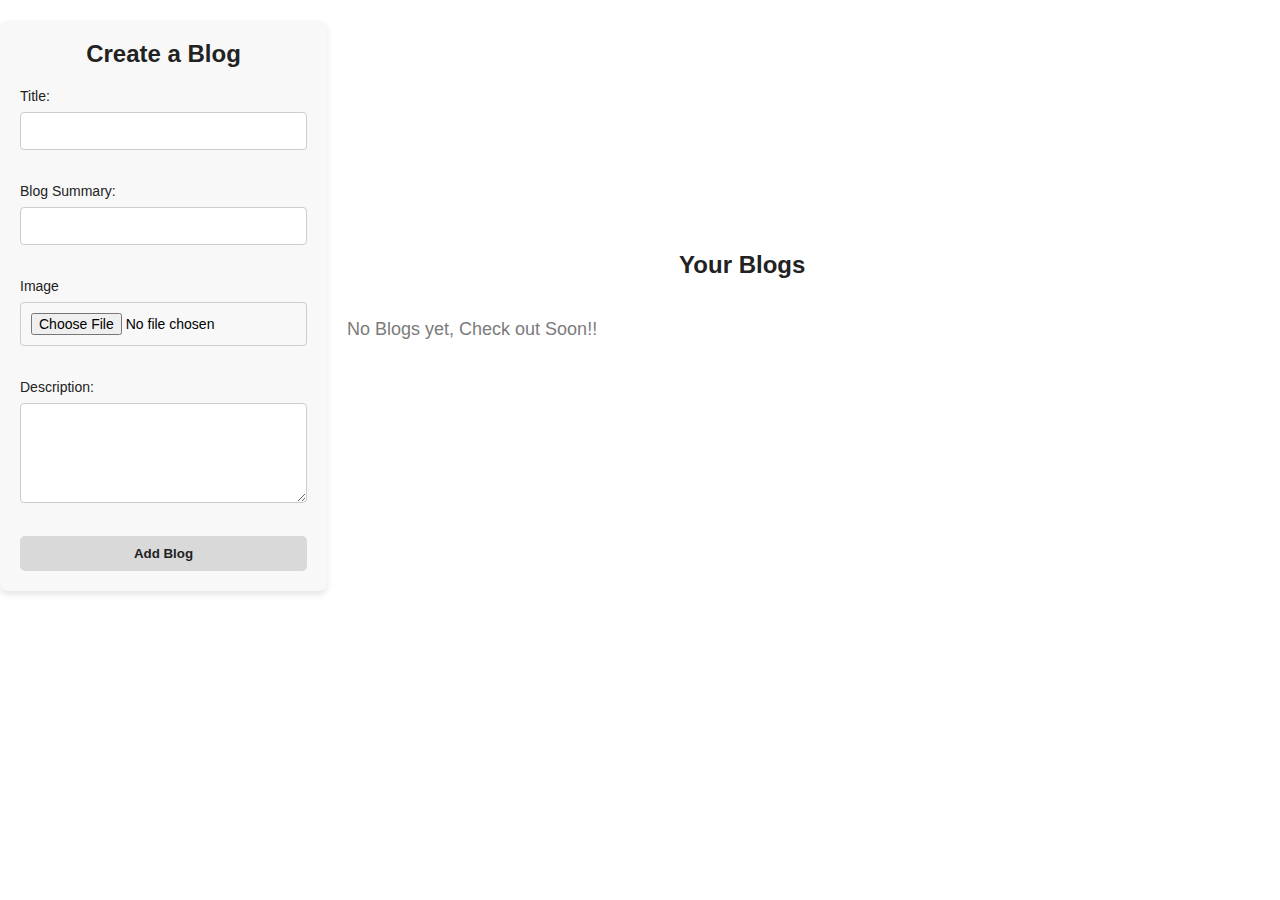
<file: blog_dashboard.html>
<html lang="en">

<head>
    <meta charset="UTF-8">
    <meta name="viewport" content="width=device-width, initial-scale=1.0">
    <title>Blog Dashboard</title>
    <link rel="stylesheet" href="assets/css/blog_dash.css">
</head>

<body>
    <section class="dashboard">
        <h1>Your Blogs</h1>
        <div class="blogs">
        </div>
    </section>
    <section class="form">
        <form action="">
            <h1>Create a Blog</h1>
            <label for="title">Title:</label>
            <input type="text" id="title" name="title" required><br><br>
            <label for="title">Blog Summary:</label>
            <input type="text" id="summary" name="summary" required><br><br>
            <label for="image">Image</label>
            <input type="file" id="image" name="image"><br><br>
            <label for="desc">Description:</label>
            <textarea id="desc" name="desc" required></textarea><br><br>
            <button id="submit" type="submit">Add Blog</button>
        </form>
    </section>

    <script src="assets/js/blog_dash.js"></script>
</body>

</html>
</file>
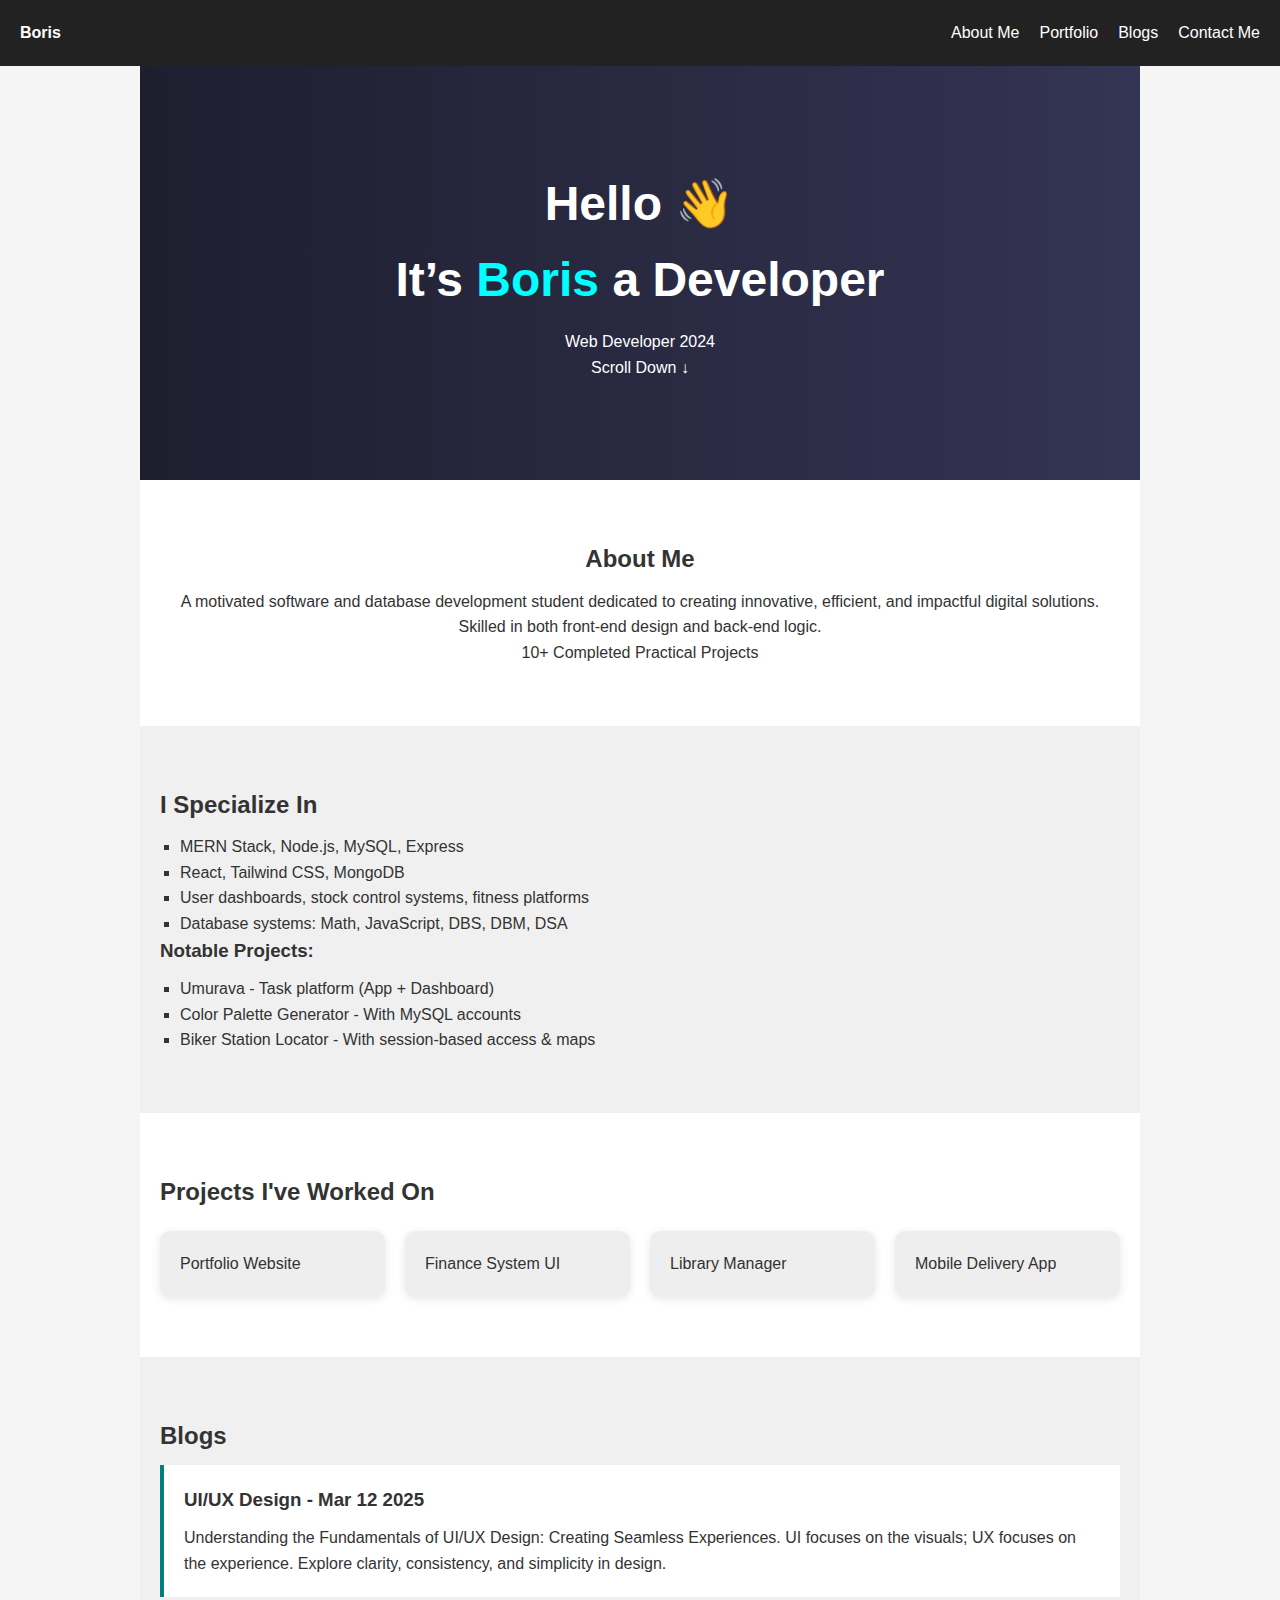
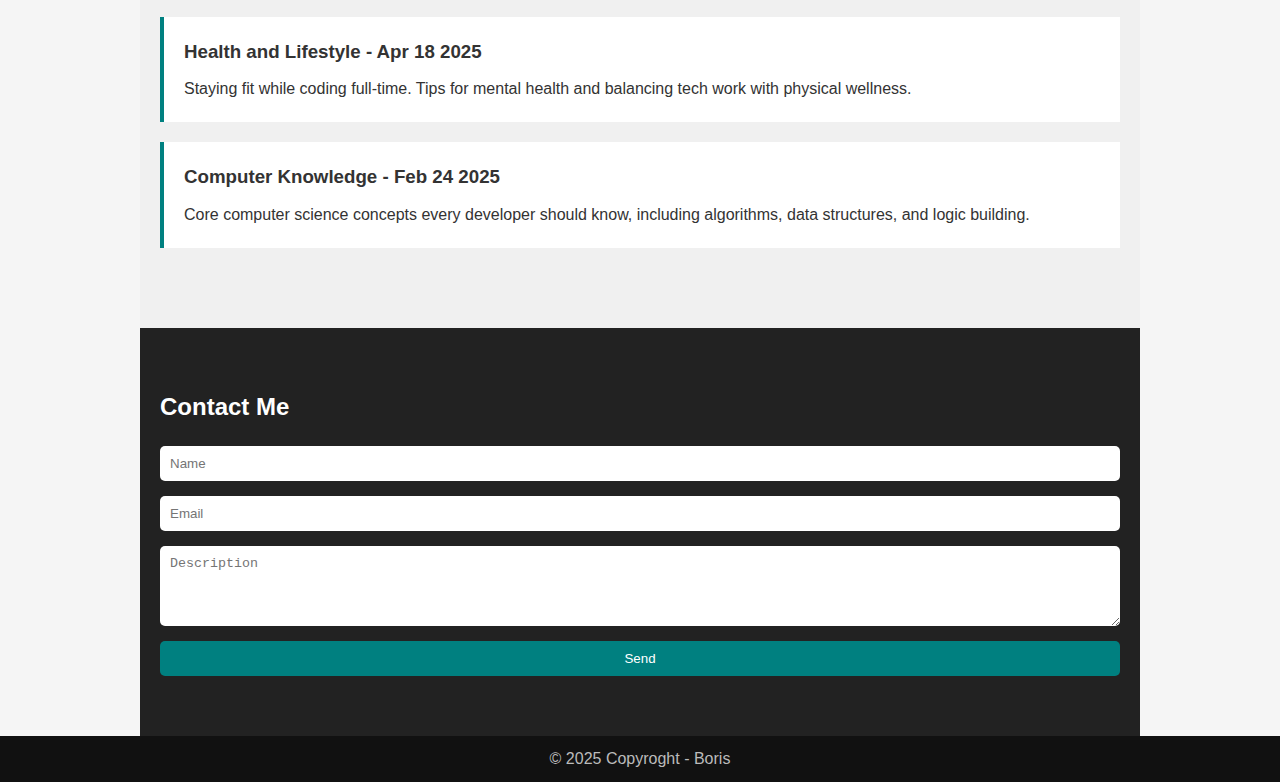
<file: test.html>
<!DOCTYPE html>
<html lang="en">
<head>
  <meta charset="UTF-8" />
  <meta name="viewport" content="width=device-width, initial-scale=1.0"/>
  <title>Boris Portfolio</title>
  <style>
    /* Basic Reset & Typography */
    * { margin: 0; padding: 0; box-sizing: border-box; }
    body {
      font-family: 'Segoe UI', sans-serif;
      line-height: 1.6;
      background: #f5f5f5;
      color: #333;
    }
    a { text-decoration: none; color: inherit; }
    h1, h2, h3 { margin-bottom: 10px; }
    section { padding: 60px 20px; max-width: 1000px; margin: auto; }

    /* Navigation */
    nav {
      background: #222;
      color: #fff;
      padding: 20px;
      display: flex;
      justify-content: space-between;
      align-items: center;
      position: sticky;
      top: 0;
      z-index: 100;
    }
    nav ul {
      display: flex;
      list-style: none;
      gap: 20px;
    }
    nav ul li a { color: #fff; }

    /* Hero Section */
    .hero {
      background: linear-gradient(to right, #1e1e2f, #343454);
      color: #fff;
      text-align: center;
      padding: 100px 20px;
    }
    .hero h1 {
      font-size: 3rem;
      margin-bottom: 10px;
    }
    .hero span {
      font-weight: bold;
      color: #00ffff;
    }

    /* About */
    .about {
      background: #fff;
      text-align: center;
    }

    /* Skills */
    .skills {
      background: #f0f0f0;
    }

    .skills ul {
      list-style: square;
      margin-left: 20px;
    }

    /* Projects */
    .projects {
      background: #fff;
    }

    .projects-grid {
      display: grid;
      grid-template-columns: repeat(auto-fit, minmax(220px, 1fr));
      gap: 20px;
      margin-top: 20px;
    }

    .project-card {
      padding: 20px;
      background: #eee;
      border-radius: 10px;
      box-shadow: 0 2px 8px rgba(0,0,0,0.1);
    }

    /* Blogs */
    .blogs {
      background: #f0f0f0;
    }

    .blog-post {
      background: #fff;
      padding: 20px;
      margin-bottom: 20px;
      border-left: 4px solid teal;
    }

    /* Contact */
    .contact {
      background: #222;
      color: #fff;
    }
    .contact form {
      display: grid;
      gap: 15px;
      margin-top: 20px;
    }
    .contact input, .contact textarea {
      padding: 10px;
      border-radius: 5px;
      border: none;
    }
    .contact button {
      padding: 10px;
      background: teal;
      color: white;
      border: none;
      cursor: pointer;
      border-radius: 5px;
    }

    /* Footer */
    footer {
      text-align: center;
      padding: 10px;
      background: #111;
      color: #bbb;
    }
  </style>
</head>
<body>

  <!-- Navigation -->
  <nav>
    <div><strong>Boris</strong></div>
    <ul>
      <li><a href="#about">About Me</a></li>
      <li><a href="#projects">Portfolio</a></li>
      <li><a href="#blogs">Blogs</a></li>
      <li><a href="#contact">Contact Me</a></li>
    </ul>
  </nav>

  <!-- Hero Section -->
  <section class="hero">
    <h1>Hello 👋<br>It’s <span>Boris</span> a Developer</h1>
    <p>Web Developer 2024</p>
    <p>Scroll Down ↓</p>
  </section>

  <!-- About Section -->
  <section class="about" id="about">
    <h2>About Me</h2>
    <p>A motivated software and database development student dedicated to creating innovative, efficient, and impactful digital solutions. Skilled in both front-end design and back-end logic.</p>
    <p>10+ Completed Practical Projects</p>
  </section>

  <!-- Skills Section -->
  <section class="skills">
    <h2>I Specialize In</h2>
    <ul>
      <li>MERN Stack, Node.js, MySQL, Express</li>
      <li>React, Tailwind CSS, MongoDB</li>
      <li>User dashboards, stock control systems, fitness platforms</li>
      <li>Database systems: Math, JavaScript, DBS, DBM, DSA</li>
    </ul>
    <h3>Notable Projects:</h3>
    <ul>
      <li>Umurava - Task platform (App + Dashboard)</li>
      <li>Color Palette Generator - With MySQL accounts</li>
      <li>Biker Station Locator - With session-based access & maps</li>
    </ul>
  </section>

  <!-- Projects Section -->
  <section class="projects" id="projects">
    <h2>Projects I've Worked On</h2>
    <div class="projects-grid">
      <div class="project-card">Portfolio Website</div>
      <div class="project-card">Finance System UI</div>
      <div class="project-card">Library Manager</div>
      <div class="project-card">Mobile Delivery App</div>
    </div>
  </section>

  <!-- Blogs Section -->
  <section class="blogs" id="blogs">
    <h2>Blogs</h2>
    <div class="blog-post">
      <h3>UI/UX Design - Mar 12 2025</h3>
      <p>Understanding the Fundamentals of UI/UX Design: Creating Seamless Experiences. UI focuses on the visuals; UX focuses on the experience. Explore clarity, consistency, and simplicity in design.</p>
    </div>
    <div class="blog-post">
      <h3>Health and Lifestyle - Apr 18 2025</h3>
      <p>Staying fit while coding full-time. Tips for mental health and balancing tech work with physical wellness.</p>
    </div>
    <div class="blog-post">
      <h3>Computer Knowledge - Feb 24 2025</h3>
      <p>Core computer science concepts every developer should know, including algorithms, data structures, and logic building.</p>
    </div>
  </section>

  <!-- Contact Section -->
  <section class="contact" id="contact">
    <h2>Contact Me</h2>
    <form id="contactForm">
      <input type="text" placeholder="Name" required>
      <input type="email" placeholder="Email" required>
      <textarea rows="4" placeholder="Description" required></textarea>
      <button type="submit">Send</button>
    </form>
  </section>

  <!-- Footer -->
  <footer>
    <p>© 2025 Copyroght - Boris</p>
  </footer>

  <!-- JavaScript -->
  <script>
    // Simple scroll into view for nav links
    document.querySelectorAll("nav a").forEach(link => {
      link.addEventListener("click", e => {
        e.preventDefault();
        const section = document.querySelector(link.getAttribute("href"));
        section.scrollIntoView({ behavior: "smooth" });
      });
    });

    // Contact form alert
    document.getElementById("contactForm").addEventListener("submit", function(e) {
      e.preventDefault();
      alert("Message sent! Thank you 🙌");
      this.reset();
    });
  </script>

</body>
</html>
</file>
<file: assets/css/blog_dash.css>
* {
    margin: 0;
    padding: 0;
    font-family: Verdana, Geneva, Tahoma, sans-serif;
}

:root {
    --primary: #222222;
    --secondary: #d9d9d9;
    --tertiary: #f8f8f8;
    --white: #ffffff;
}

.dark {
    --primary: #7b7b7b;
    --secondary: #222222;
    --tertiary: #f8f8f8;
    --white: #ffffff;
}

body {
    display: inline-flex;
    flex-direction: row-reverse;
    justify-content: space-evenly;
    align-items: center;

}

.blog-card img {
    width: 100%; 
    max-width: 100%; 
    height: auto; 
    object-fit: cover; 
    border-radius: 8px; 
    display: block; 
}


.blog-card {
    box-shadow: 0 4px 8px 0 rgba(0, 0, 0, 0.2);
    transition: 0.3s;
}

.blog-card:hover {
    box-shadow: 0 8px 16px 0 rgba(0, 0, 0, 0.2);
}

.container {
    padding: 2px 16px;
}

.blogs {
    display: grid;
    grid-template-columns: repeat(3, 1fr); /* Creates 3 equal columns */
    gap: 20px; /* Adds space between the blog cards */
    padding: 20px;
}

.blog-card {
    background-color: #f8f8f8; /* Gives a soft background color */
    padding: 15px;
    border-radius: 8px;
    box-shadow: 0 4px 6px rgba(0, 0, 0, 0.1); /* Adds a subtle shadow for depth */
}

button{
    padding: 10px;
    border: none;
    border-radius: 5px;
    color: white;
    font-weight: bold;
    width: auto;
}

#submit{
    background-color: var(--secondary) ;
    color: var(--primary, black) ;
    width: 100%;
}

.edit-btn{
    background-color: rgb(17, 171, 17);
}

.delete-btn{
    background-color: rgb(236, 63, 63);
}

form {
    max-width: 500px; 
    margin: 20px auto; 
    padding: 20px;
    background-color: var(--tertiary); 
    border-radius: 8px;
    box-shadow: 0 4px 6px rgba(0, 0, 0, 0.1);
    font-family: Arial, sans-serif;
}

h1 {
    text-align: center;
    color: var(--primary);
    font-size: 24px;
    margin-bottom: 20px;
}

label {
    display: block; 
    font-size: 14px;
    color: var(--primary);
    margin-bottom: 8px;
}

input[type="text"], 
input[type="file"], 
textarea {
    width: 100%; 
    padding: 10px;
    font-size: 14px;
    border: 1px solid #ccc;
    border-radius: 4px;
    box-sizing: border-box;
    margin-bottom: 15px;
}

textarea {
    min-height: 100px;
    resize: vertical; 
}

input:focus, 
textarea:focus {
    outline: none;
    border-color: var(--secondary);
    box-shadow: 0 0 5px rgba(123, 123, 123, 0.5);
}

.actions{
    display: inline-flex;
    justify-content: space-evenly;
}

@media screen and (max-width: 768px) {
    .blogs {
        grid-template-columns: 1fr; 
    }
}
</file>
